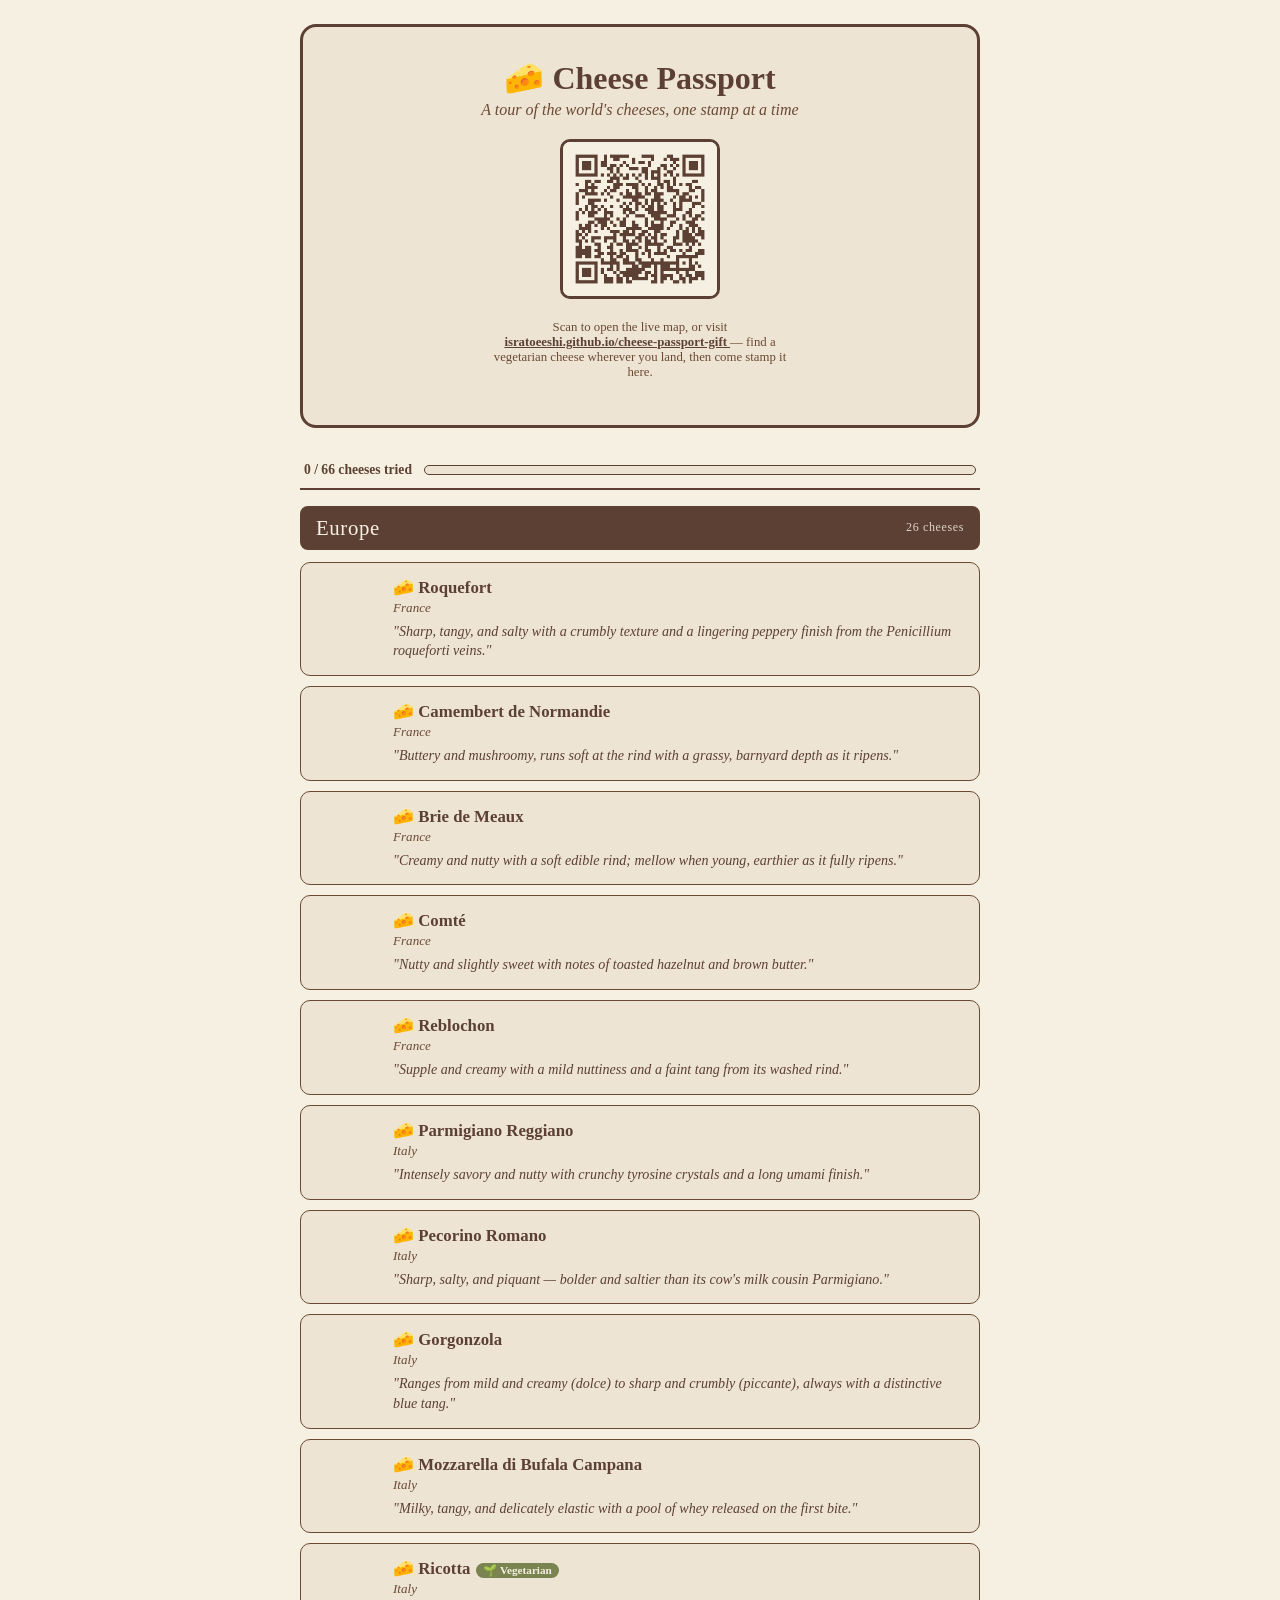
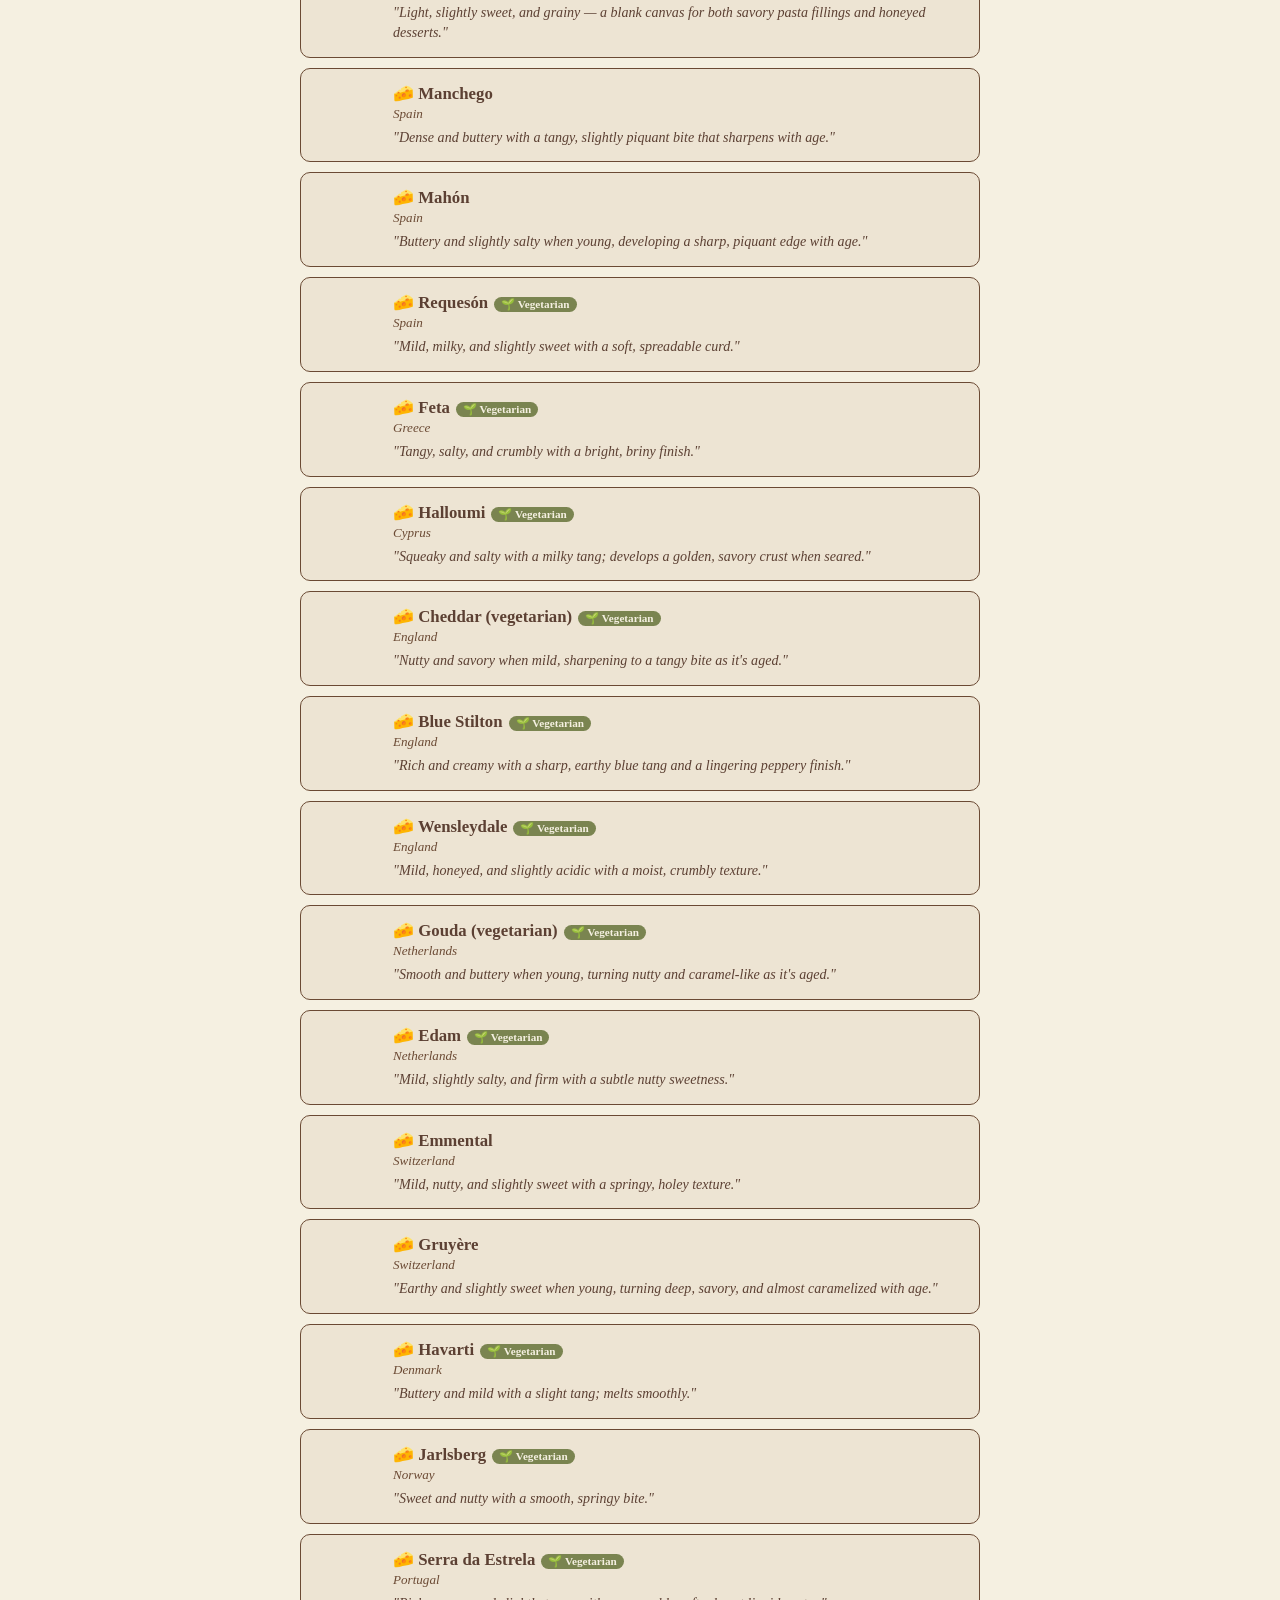
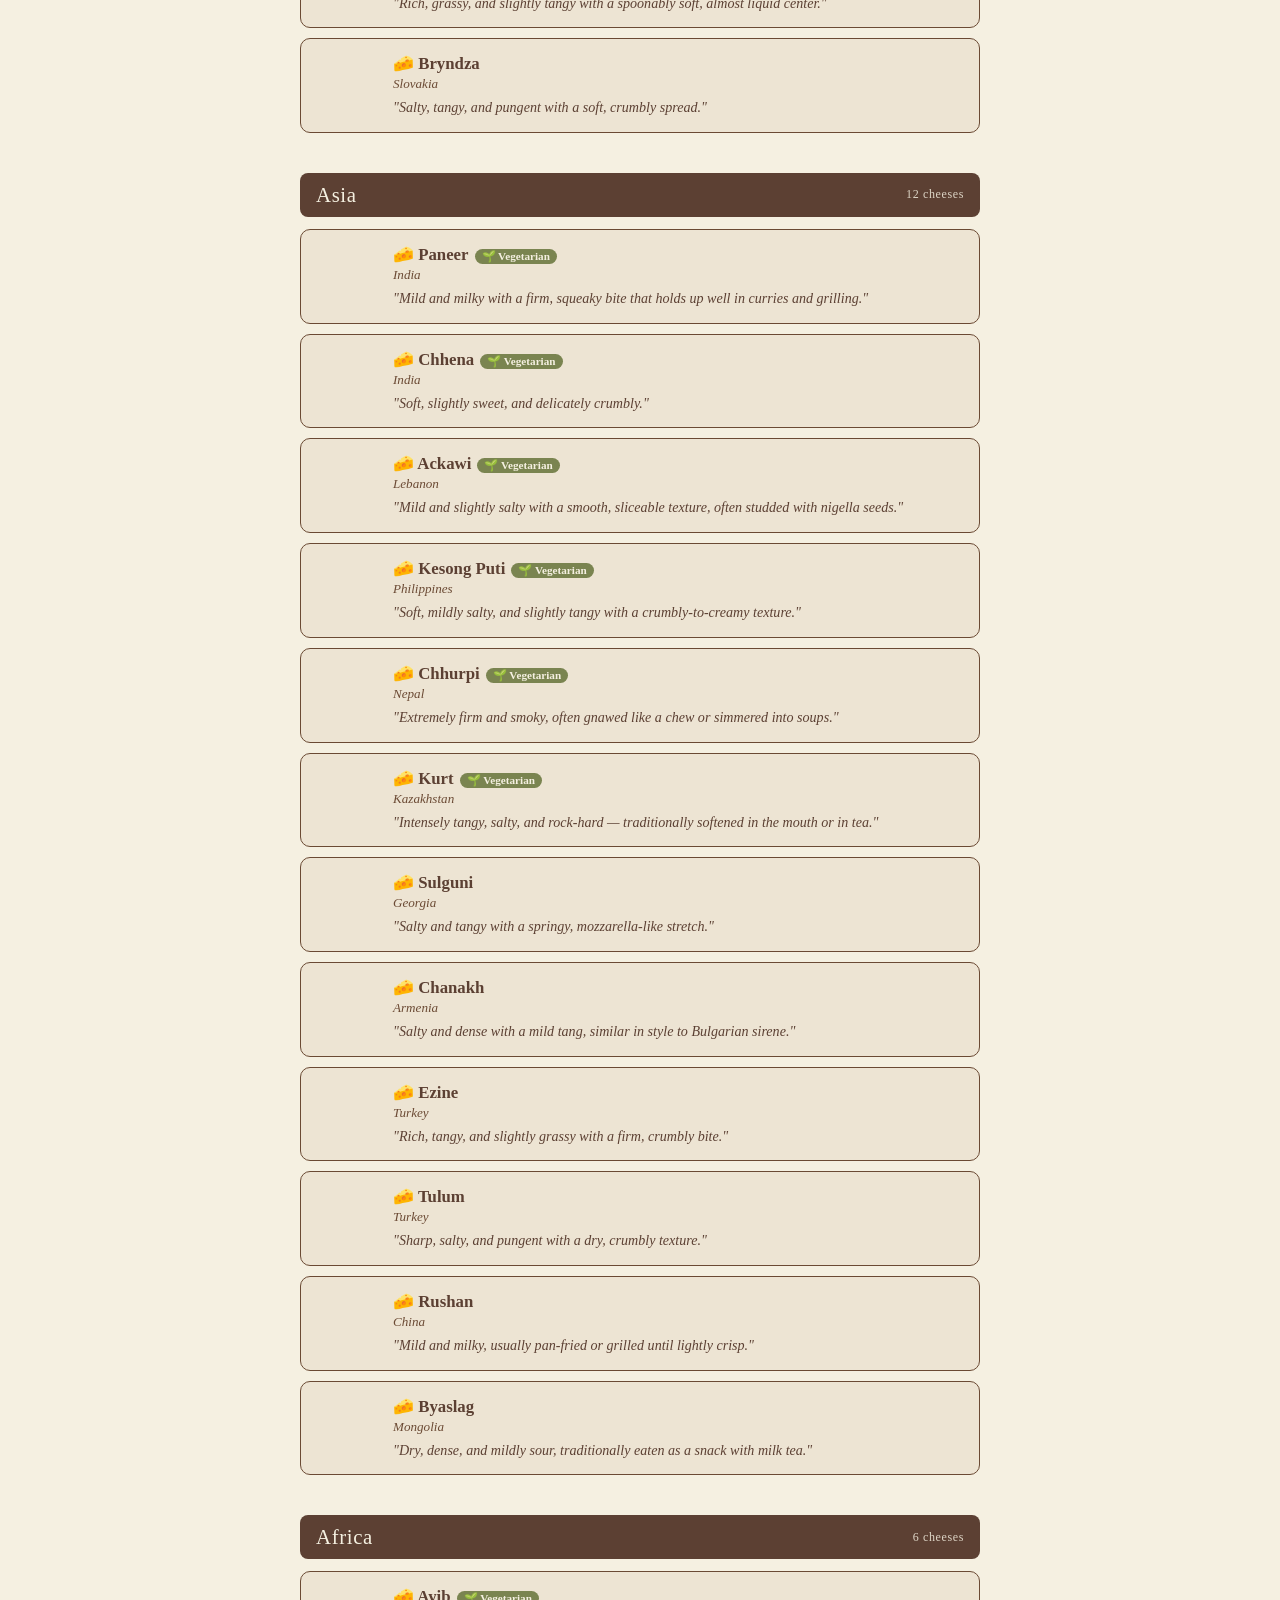
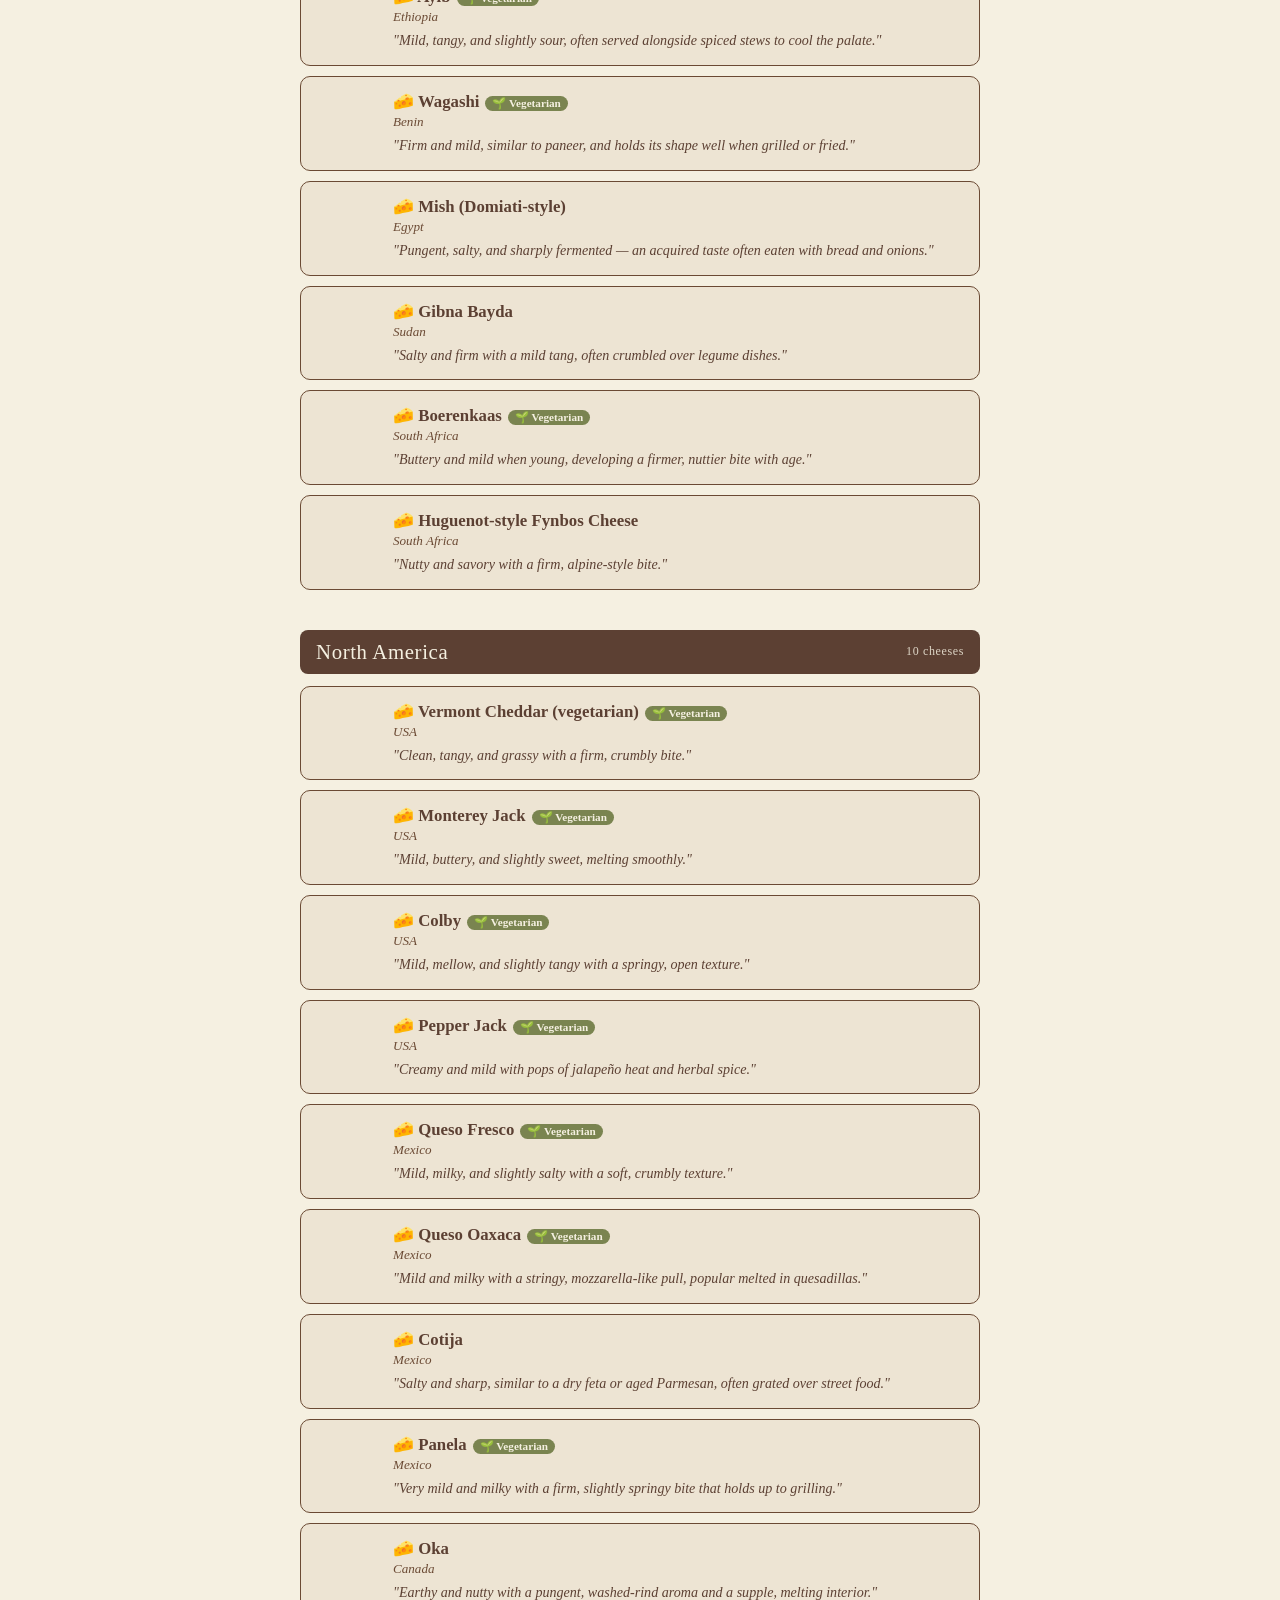
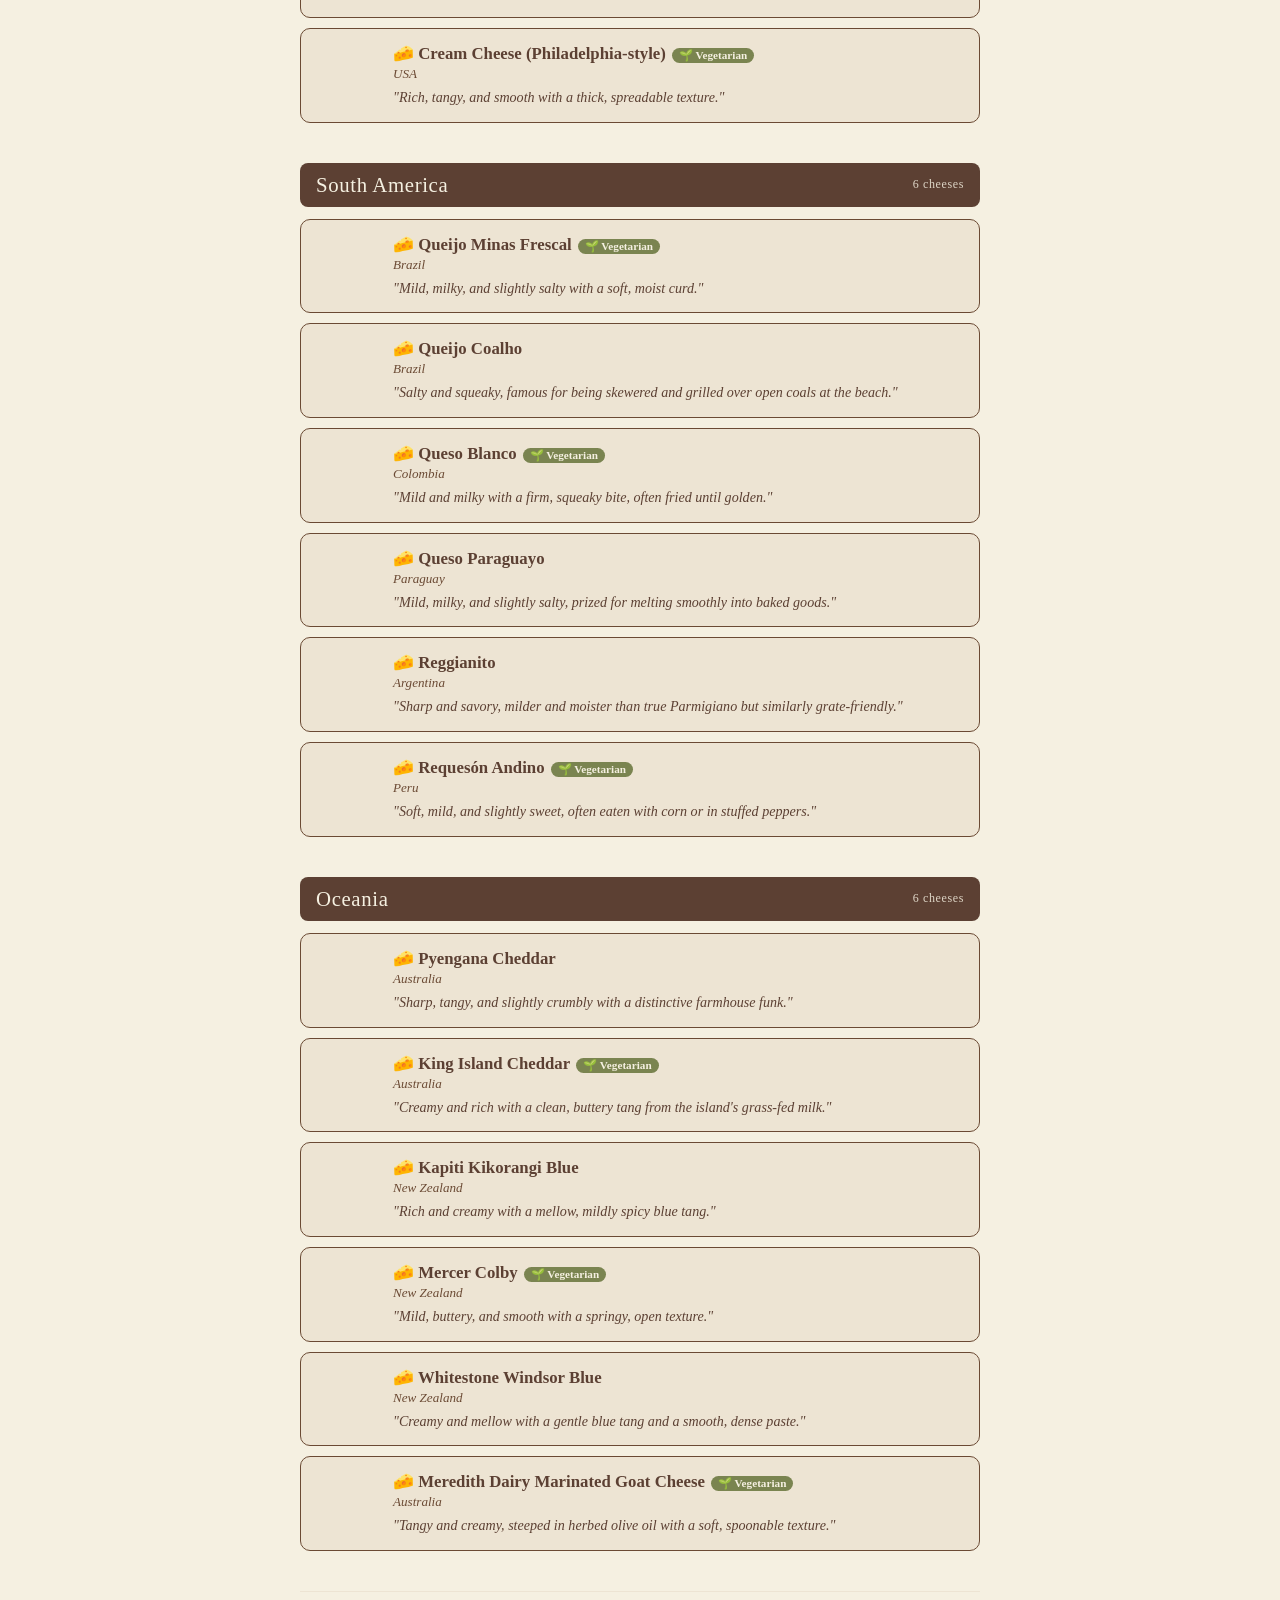
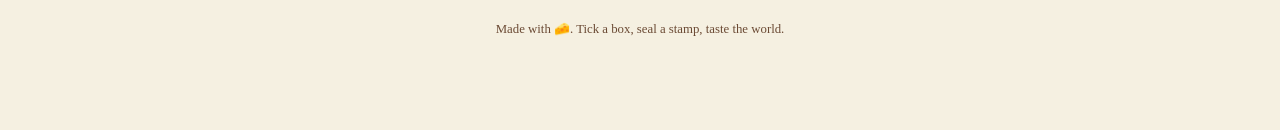
<file: passport/passport.html>
<!DOCTYPE html>
<html lang="en">
<head>
  <meta charset="UTF-8" />
  <meta name="viewport" content="width=device-width, initial-scale=1.0" />
  <title>🧀 Cheese Passport</title>
  <link rel="stylesheet" href="style.css" />
</head>
<body>
  <div class="passport-page">
    <div class="cover">
      <h1>🧀 Cheese Passport</h1>
      <p class="cover-subtitle">A tour of the world's cheeses, one stamp at a time</p>
      <div class="qr-wrap">
        <img src="../map/qr-code.png" alt="QR code linking to the live World Cheese Map" />
        <p class="qr-caption">
          Scan to open the live map, or visit
          <a href="https://isratoeeshi.github.io/cheese-passport-gift/" target="_blank" rel="noopener">
            isratoeeshi.github.io/cheese-passport-gift
          </a>
          — find a vegetarian cheese wherever you land, then come stamp it here.
        </p>
      </div>
    </div>

    <div class="progress-panel">
      <span class="progress-label" id="progress-label">0 / 0 cheeses tried</span>
      <div class="progress-bar-track">
        <div class="progress-bar-fill" id="progress-bar-fill"></div>
      </div>
    </div>

    <div id="passport-entries"><!-- populated by app.js --></div>

    <div class="passport-footer">
      <p>Made with 🧀. Tick a box, seal a stamp, taste the world.</p>
    </div>
  </div>

  <script src="app.js"></script>
</body>
</html>
</file>
<file: passport/style.css>
:root {
  --beige: #F5F0E1;
  --beige-dark: #EDE4D3;
  --brown: #5C4033;
  --brown-light: #6B4A34;
  --sage: #7A8450;
  --sage-light: #8A9A5B;
  --gold: #C9A24B;
}

* {
  box-sizing: border-box;
}

html, body {
  margin: 0;
  padding: 0;
  background: var(--beige);
  color: var(--brown);
  font-family: "Georgia", "Iowan Old Style", serif;
}

.passport-page {
  max-width: 720px;
  margin: 0 auto;
  padding: 24px 20px 80px;
}

/* ---------- Cover / header ---------- */

.cover {
  text-align: center;
  padding: 32px 16px;
  border: 3px solid var(--brown);
  border-radius: 16px;
  background: var(--beige-dark);
  margin-bottom: 24px;
}

.cover h1 {
  margin: 0 0 4px 0;
  font-size: 2rem;
  color: var(--brown);
}

.cover .cover-subtitle {
  font-style: italic;
  color: var(--brown-light);
  margin: 0 0 20px 0;
}

.cover .qr-wrap {
  display: flex;
  flex-direction: column;
  align-items: center;
  gap: 8px;
}

.cover .qr-wrap img {
  width: 160px;
  height: 160px;
  border: 3px solid var(--brown);
  border-radius: 10px;
  background: var(--beige);
}

.cover .qr-caption {
  font-size: 0.8rem;
  color: var(--brown-light);
  max-width: 320px;
}

.cover .qr-caption a {
  color: var(--brown);
  font-weight: bold;
}

/* ---------- Progress bar ---------- */

.progress-panel {
  position: sticky;
  top: 0;
  z-index: 10;
  background: var(--beige);
  border-bottom: 2px solid var(--brown);
  padding: 10px 4px;
  margin-bottom: 16px;
  display: flex;
  align-items: center;
  gap: 12px;
  font-size: 0.85rem;
}

.progress-bar-track {
  flex: 1;
  height: 10px;
  border-radius: 6px;
  background: var(--beige-dark);
  border: 1px solid var(--brown);
  overflow: hidden;
}

.progress-bar-fill {
  height: 100%;
  background: var(--gold);
  width: 0%;
  transition: width 0.25s ease;
}

.progress-label {
  white-space: nowrap;
  font-weight: bold;
}

/* ---------- Continent section headers ---------- */

.continent-header {
  margin: 40px 0 12px 0;
  padding: 10px 16px;
  background: var(--brown);
  color: var(--beige);
  border-radius: 8px;
  font-size: 1.3rem;
  letter-spacing: 0.03em;
  display: flex;
  align-items: center;
  justify-content: space-between;
}

.continent-header .continent-count {
  font-size: 0.75rem;
  font-weight: normal;
  opacity: 0.85;
}

.continent-header:first-of-type {
  margin-top: 0;
}

/* ---------- Cheese entry cards ---------- */

.cheese-entry {
  display: grid;
  grid-template-columns: 64px 1fr;
  gap: 12px;
  align-items: start;
  padding: 14px 16px;
  margin-bottom: 10px;
  background: var(--beige-dark);
  border: 1px solid var(--brown-light);
  border-radius: 10px;
  page-break-inside: avoid;
}

.cheese-entry.stamped {
  border-color: var(--sage);
  background: #eef0e3;
}

.stamp-box {
  position: relative;
  width: 64px;
  height: 64px;
  display: flex;
  align-items: center;
  justify-content: center;
}

.stamp-box input[type="checkbox"] {
  position: absolute;
  inset: 0;
  width: 100%;
  height: 100%;
  margin: 0;
  opacity: 0;
  cursor: pointer;
  z-index: 2;
}

.stamp-graphic {
  width: 56px;
  height: 56px;
  border-radius: 50%;
  border: 3px dashed var(--brown-light);
  display: flex;
  align-items: center;
  justify-content: center;
  font-size: 1.6rem;
  color: transparent;
  transform: scale(0.7) rotate(-12deg);
  opacity: 0;
  transition: all 0.2s ease;
  pointer-events: none;
}

.cheese-entry.stamped .stamp-graphic {
  border-style: solid;
  border-color: var(--gold);
  color: var(--gold);
  background: rgba(201, 162, 75, 0.15);
  opacity: 1;
  transform: scale(1) rotate(-12deg);
}

.entry-body h3 {
  margin: 0 0 2px 0;
  font-size: 1.05rem;
  color: var(--brown);
}

.entry-body .entry-country {
  font-style: italic;
  color: var(--brown-light);
  font-size: 0.82rem;
  margin: 0 0 6px 0;
}

.entry-body .entry-veg {
  display: inline-block;
  font-size: 0.7rem;
  font-weight: bold;
  padding: 1px 7px;
  border-radius: 8px;
  background: var(--sage);
  color: var(--beige);
  margin-left: 6px;
}

.entry-body .entry-tasting {
  margin: 4px 0 0 0;
  font-size: 0.88rem;
  line-height: 1.4;
  font-style: italic;
}

/* ---------- Footer ---------- */

.passport-footer {
  text-align: center;
  color: var(--brown-light);
  font-size: 0.8rem;
  margin-top: 40px;
  padding-top: 16px;
  border-top: 1px solid var(--beige-dark);
}

/* ---------- Print stylesheet ---------- */

@media print {
  .progress-panel {
    position: static;
  }

  body {
    background: white;
  }

  .passport-page {
    max-width: 100%;
    padding: 0;
  }

  .cover {
    page-break-after: avoid;
  }

  .continent-header {
    page-break-after: avoid;
    break-after: avoid-page;
  }

  .cheese-entry {
    page-break-inside: avoid;
    break-inside: avoid;
    box-shadow: none;
  }

  /* A5-friendly: two columns of entries where space allows, generous margins */
  @page {
    size: A5;
    margin: 12mm;
  }

  .stamp-box input[type="checkbox"] {
    display: none;
  }

  /* The stamp graphic is normally invisible until a digital click adds
     .stamped — but a printed page has no click, so force it visible as an
     empty tick-box outline that can be checked off by hand or with a stamp. */
  .stamp-graphic {
    opacity: 1;
    transform: none;
  }
}
</file>
